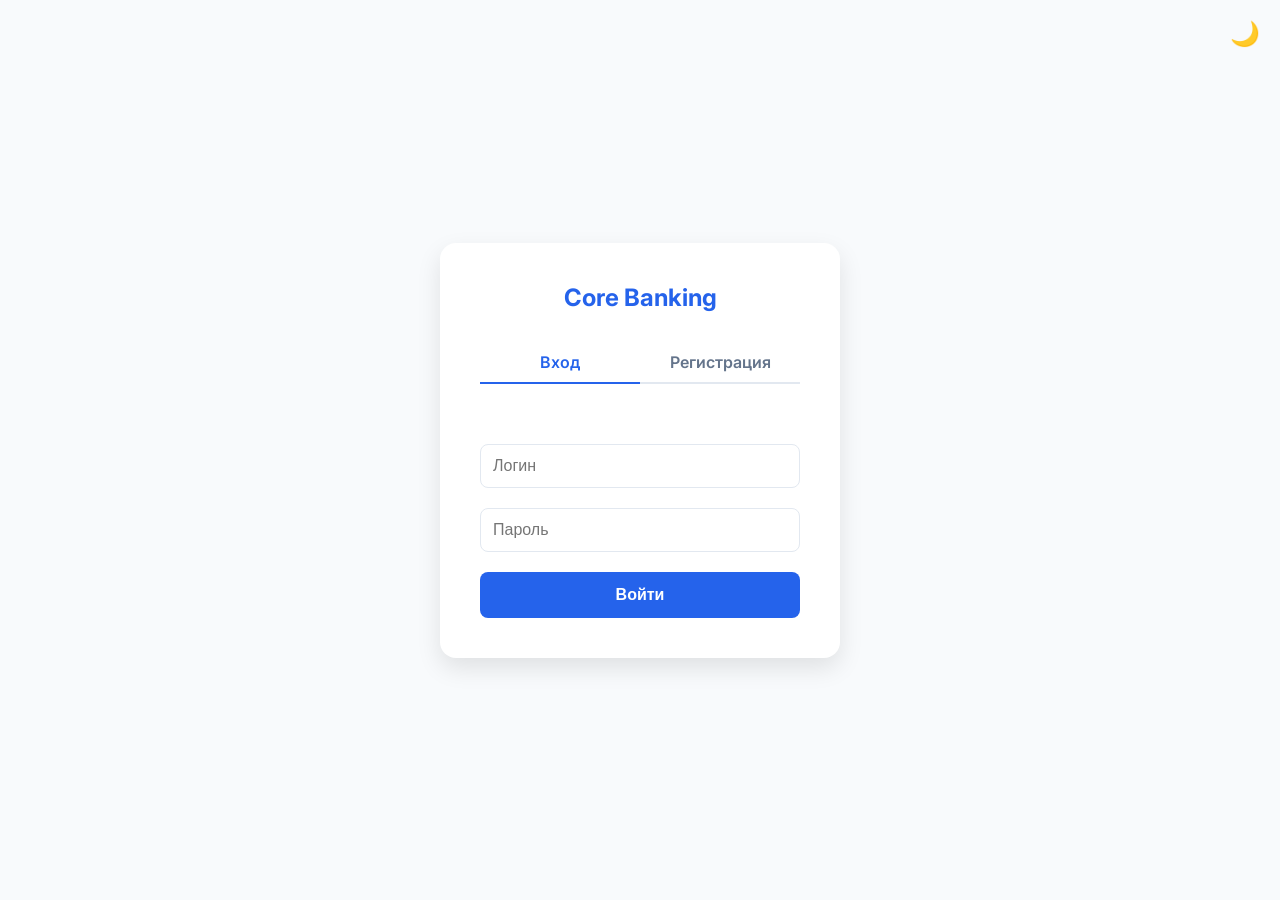
<file: static/index.html>
<!DOCTYPE html>
<html lang="ru">
<head>
    <meta charset="UTF-8">
    <meta name="viewport" content="width=device-width, initial-scale=1.0">
    <title>Core Banking Ledger</title>
    <link rel="stylesheet" href="/static/style.css">
    <link rel="icon" type="image/x-icon" href="/static/favicon.png">
    <link href="https://fonts.googleapis.com/css2?family=Inter:wght@400;600;700&display=swap" rel="stylesheet">
</head>
<body>
    <div class="container">
        <header>
            <h1>
                <svg width="64" height="64" viewBox="0 0 24 24" fill="none" stroke="currentColor" stroke-width="2" stroke-linecap="round" stroke-linejoin="round">
                    <path d="M3 21h18"></path>
                    <path d="M3 10h18"></path>
                    <path d="M5 6l7-3 7 3"></path>
                    <path d="M4 10v11"></path>
                    <path d="M20 10v11"></path>
                    <path d="M8 14v3"></path>
                    <path d="M12 14v3"></path>
                    <path d="M16 14v3"></path>
                </svg>
                Core Banking Ledger
            </h1>
            <div style="display: flex; gap: 15px; align-items: center;">
                <button id="theme-toggle" onclick="toggleTheme()" style="background: none; border: none; font-size: 1.5rem; cursor: pointer; padding: 0;" title="Сменить тему">🌙</button>
                <span id="current-username" style="font-weight: 600; color: #475569;"></span>
                <button class="add-account-btn" onclick="openModal()">+ Открыть новый счет</button>
                <button class="cancel-btn" onclick="logout()">Выйти</button>
            </div>
        </header>

        <section>
            <h2>Ваши счета</h2>
            <div id="accounts-list" class="accounts-grid">
                <!-- Сюда JS вставит карточки -->
            </div>
        </section>

        <section class="transfer-section">
            <h2>Быстрый перевод</h2>
            <div class="transfer-card">
                <input type="number" id="from-id" placeholder="ID отправителя">
                <input type="number" id="to-id" placeholder="ID получателя">
                <input type="number" id="amount" placeholder="Сумма">
                <button onclick="makeTransfer()">Отправить деньги</button>
            </div>
        </section>
    </div>

    <!-- Всплывающее окно -->
    <div id="modal" class="modal-overlay">
        <div class="modal-content">
            <h3>Открытие нового счета</h3>
            <p>Введите имя и фамилию владельца:</p>
            <input type="text" id="new-owner-name" placeholder="Ivan Ivanov">
            <div class="modal-actions">
                <button onclick="closeModal()" class="cancel-btn">Отмена</button>
                <button onclick="createAccount()" class="confirm-btn">Создать счет</button>
            </div>
        </div>
    </div>

    <!-- Модальное окно истории -->
<div id="history-modal" class="modal-overlay">
    <div class="modal-content" style="max-width: 600px;">
        <h3>История операций</h3>
        <div id="history-content" style="max-height: 400px; overflow-y: auto; margin: 20px 0;">
            <!-- Сюда JS вставит таблицу -->
        </div>
        <div class="modal-actions">
            <button class="cancel-btn" onclick="closeHistory()">Закрыть</button>
        </div>
    </div>
</div>

    <script src="/static/script.js"></script>
</body>
</html>
</file>
<file: static/style.css>
/* Базовые настройки */
* {
    box-sizing: border-box;
}

body {
    font-family: 'Inter', sans-serif;
    background-color: #f8fafc;
    color: #1e293b;
    margin: 0;
    padding: 20px;
}

.container {
    max-width: 1000px;
    margin: 0 auto;
}

/* Шапка сайта */
header {
    display: flex;
    justify-content: space-between;
    align-items: center;
    margin-bottom: 40px;
}

header h1 {
    color: #2563eb;
    margin: 0;
    font-size: 1.8rem;
    display: flex;
    align-items: center;
    gap: 12px;
}

/* Кнопка "Открыть новый счет" */
.add-account-btn {
    background: #10b981;
    color: white;
    border: none;
    padding: 12px 20px;
    border-radius: 8px;
    font-weight: 600;
    cursor: pointer;
    transition: background 0.2s, transform 0.1s;
}

.add-account-btn:hover {
    background: #059669;
}

.add-account-btn:active {
    transform: scale(0.98);
}

/* Сетка счетов */
.accounts-grid {
    display: grid;
    grid-template-columns: repeat(auto-fill, minmax(250px, 1fr));
    gap: 20px;
    margin-bottom: 50px;
}

/* Карточка счета */
.account-card {
    background: white;
    padding: 25px;
    border-radius: 12px;
    box-shadow: 0 4px 6px -1px rgba(0, 0, 0, 0.1);
    border-left: 5px solid #2563eb;
    position: relative;
    transition: transform 0.2s;
}

.account-card:hover {
    transform: translateY(-5px);
}

.account-card .balance {
    font-size: 1.6rem;
    font-weight: 700;
    margin-top: 10px;
    color: #0f172a;
}

/* Кнопка удаления (крестик) на карточке */
.delete-btn {
    position: absolute;
    top: 10px;
    right: 10px;
    background: none;
    border: none;
    color: #cbd5e1;
    font-size: 1.2rem;
    cursor: pointer;
    transition: color 0.2s;
}

.delete-btn:hover {
    color: #ef4444;
}

/* Кнопка "Пополнить" на карточке */
.deposit-btn {
    margin-top: 15px;
    width: 100%;
    background: white;
    color: #2563eb;
    border: 1px solid #2563eb;
    padding: 8px;
    border-radius: 6px;
    font-weight: 600;
    cursor: pointer;
    transition: all 0.2s;
}

.deposit-btn:hover {
    background: #2563eb;
    color: white;
}

/* Секция перевода */
.transfer-section h2 {
    margin-bottom: 15px;
}

.transfer-card {
    background: white;
    padding: 25px;
    border-radius: 12px;
    box-shadow: 0 4px 6px -1px rgba(0, 0, 0, 0.1);
    display: flex;
    gap: 12px;
}

.transfer-card input {
    padding: 12px;
    border: 1px solid #e2e8f0;
    border-radius: 8px;
    flex: 1;
    font-size: 1rem;
}

.transfer-card button {
    background: #2563eb;
    color: white;
    border: none;
    padding: 12px 24px;
    border-radius: 8px;
    cursor: pointer;
    font-weight: 600;
    transition: background 0.2s;
}

.transfer-card button:hover {
    background: #1d4ed8;
}

/* МОДАЛЬНОЕ ОКНО */
.modal-overlay {
    display: none; /* Скрыто по умолчанию, JS меняет на 'flex' */
    position: fixed;
    top: 0;
    left: 0;
    width: 100%;
    height: 100%;
    background: rgba(15, 23, 42, 0.6); /* Полупрозрачный темный фон */
    align-items: center;
    justify-content: center;
    z-index: 1000;
    backdrop-filter: blur(4px); /* Легкое размытие заднего плана */
}

.modal-content {
    background: white;
    padding: 30px;
    border-radius: 16px;
    width: 100%;
    max-width: 400px;
    box-shadow: 0 20px 25px -5px rgba(0, 0, 0, 0.1);
}

.modal-content h3 {
    margin-top: 0;
    color: #0f172a;
}

.modal-content input {
    width: 100%;
    padding: 12px;
    margin: 20px 0;
    border: 1px solid #e2e8f0;
    border-radius: 8px;
    font-size: 1rem;
    box-sizing: border-box;
}

.modal-actions {
    display: flex;
    gap: 10px;
    justify-content: flex-end;
}

.cancel-btn {
    background: #f1f5f9;
    border: none;
    padding: 10px 20px;
    border-radius: 8px;
    cursor: pointer;
    font-weight: 600;
    color: #64748b;
}

.confirm-btn {
    background: #2563eb;
    color: white;
    border: none;
    padding: 10px 20px;
    border-radius: 8px;
    cursor: pointer;
    font-weight: 600;
}

.confirm-btn:hover {
    background: #1d4ed8;
}
.card-actions {
    display: flex;
    gap: 8px;
    margin-top: 15px;
}

.history-btn {
    flex: 1;
    background: #f1f5f9;
    border: 1px solid #cbd5e1;
    color: #475569;
    padding: 8px;
    border-radius: 6px;
    cursor: pointer;
    font-weight: 600;
    transition: 0.2s;
}

.history-btn:hover {
    background: #e2e8f0;
}

.deposit-btn {
    flex: 1; /* Чтобы кнопки были одинаковой ширины */
    margin-top: 0; 
}

/* --- Dark Theme Implemented --- */
body.dark-theme {
    background-color: #091123;
    color: #d0d74c;
}

body.dark-theme .account-card,
body.dark-theme .transfer-card,
body.dark-theme .modal-content,
body.dark-theme .auth-card {
    background: #1e293b;
    box-shadow: 0 4px 6px -1px rgba(0, 0, 0, 0.4);
}

body.dark-theme .account-card .balance,
body.dark-theme .modal-content h3,
body.dark-theme header h1 {
    color: #ecc605;
}

body.dark-theme #current-username {
    color: #cbd5e1 !important;
}

body.dark-theme input {
    background: #0f172a;
    color: #e8cc4f;
    border: 1px solid #334155;
}

body.dark-theme .cancel-btn,
body.dark-theme .history-btn {
    background: #334155;
    color: #f8fafc;
    border: none;
}

body.dark-theme .cancel-btn:hover,
body.dark-theme .history-btn:hover {
    background: #475569;
}

/* --- СТИЛИ ДЛЯ СТРАНИЦЫ АВТОРИЗАЦИИ --- */
body.dark-theme .tabs {
    border-bottom: 2px solid #334155;
}
body.dark-theme .tab {
    color: #94a3b8;
}
body.dark-theme .tab.active {
    border-bottom: 2px solid #60a5fa;
    color: #60a5fa;
}
body.dark-theme .auth-card h2 {
    color: #60a5fa;
}
</file>
